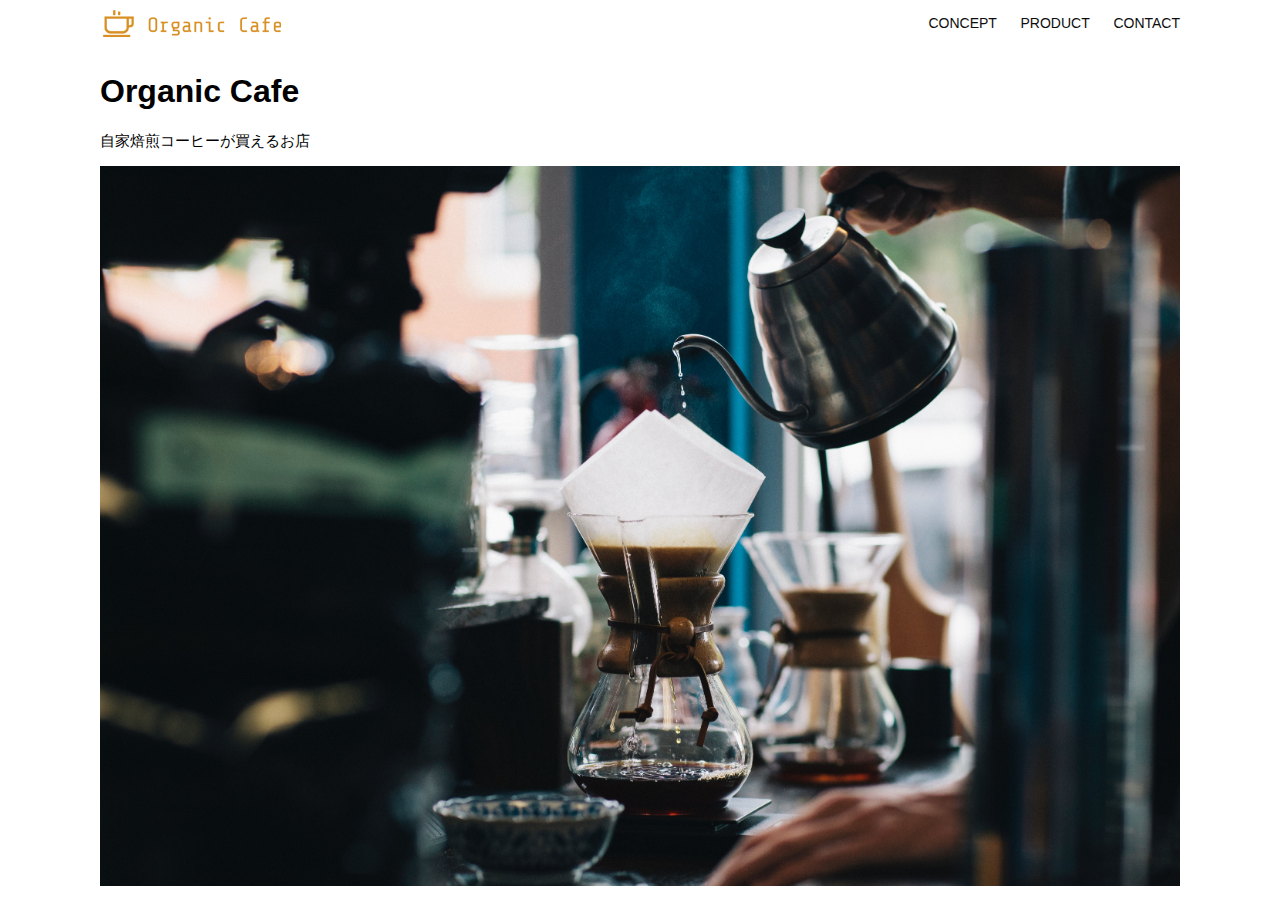
<file: kadai_013/index.html>
<!DOCTYPE html>
<html>
  <head>
    <title>Organic Cafe</title>
    <meta charset="UTF-8" />
    <meta
      name="description"
      content="自家焙煎のコーヒーがお家で楽しめるOrganic Cafe"
    />
    <meta name="viewport" content="width=device-width, initial-scale=1.0" />
    <link rel="stylesheet" href="style.css" />
  </head>
  <body>
    <!-- ヘッダー -->
    <header>
      <!-- ロゴ -->
      <a href="index.html" id="logo"
        ><img src="images/logo.png" alt="トップページに戻る"
      /></a>

      <!-- PC用ナビゲーション -->
      <nav id="nav-pc">
        <a href="index.html#concept">CONCEPT</a>
        <a href="index.html#product">PRODUCT</a>
        <a href="index.html#contact">CONTACT</a>
      </nav>

      <!-- スマホ用メニューボタン -->
      <img id="menu-sp" src="images/button-menu.png" alt="ナビゲーションを開く" onclick="document.getElementById('nav-sp').style.display = 'block'">

      <!-- スマホ用ナビゲーション -->
      <nav id="nav-sp">
      <img id="close" src="images/button-close.png" alt="ナビゲーションを閉じる" onclick="document.getElementById('nav-sp').style.display = 'none'">
      <a id="logo-sp" href="index.html" onclick="document.getElementById('nav-sp').style.display = 'none'"><img src="images/logo-sp.png" alt="トップページに戻る"></a>
      <a class="menu" href="index.html#concept" onclick="document.getElementById('nav-sp').style.display = 'none'">CONCEPT</a>
      <a class="menu" href="index.html#product" onclick="document.getElementById('nav-sp').style.display = 'none'">PRODUCT</a>
      <a class="menu" href="index.html#contact" onclick="document.getElementById('nav-sp').style.display = 'none'">CONTACT</a>
      </nav>


    </header>
    <main>
      <article>
        <!-- メインビジュアル -->
        <section id="main-visual">
          <div id="main-message">
            <h1>Organic Cafe</h1>
            <p>自家焙煎コーヒーが買えるお店</p>
          </div>
          <img
            src="images/main-image.jpg"
            alt="コーヒーをハンドドリップで淹れる画像"
          />
        </section>
      </article>
    </main>
  </body>
</html>
</file>
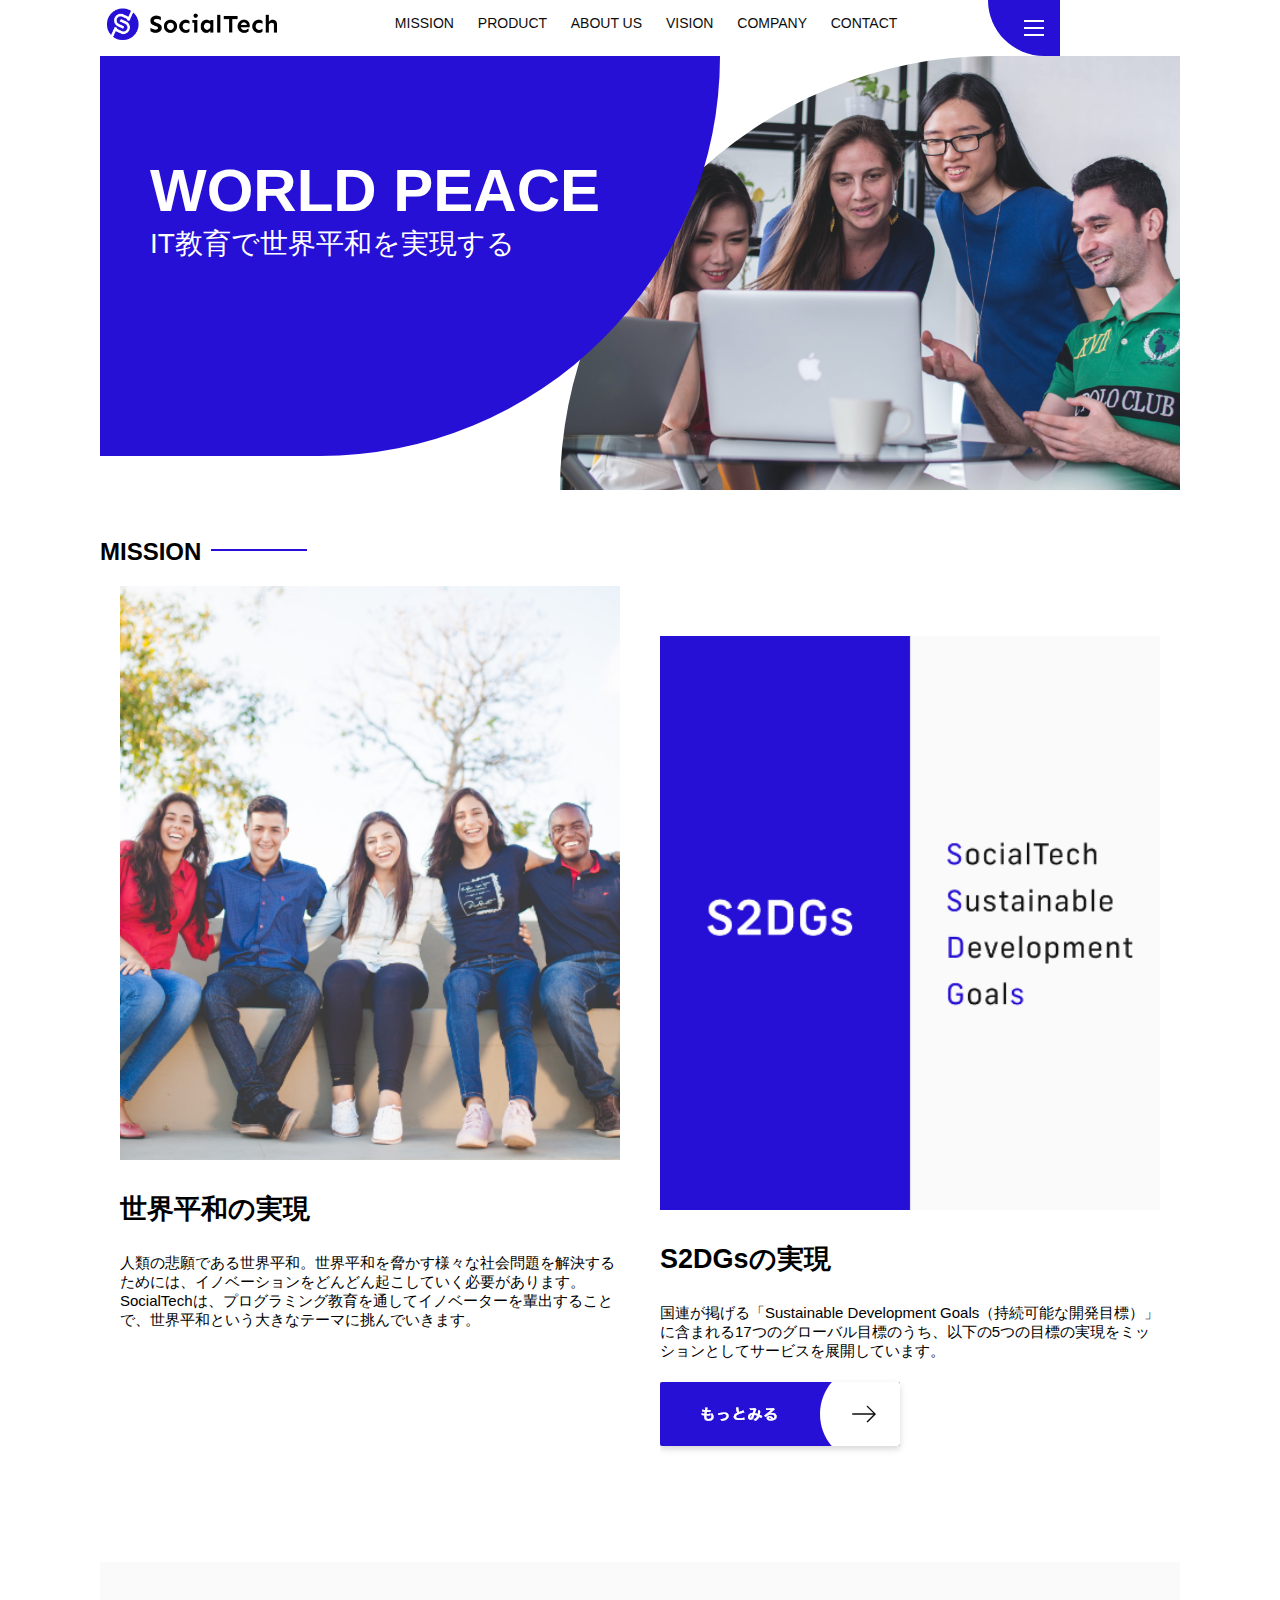
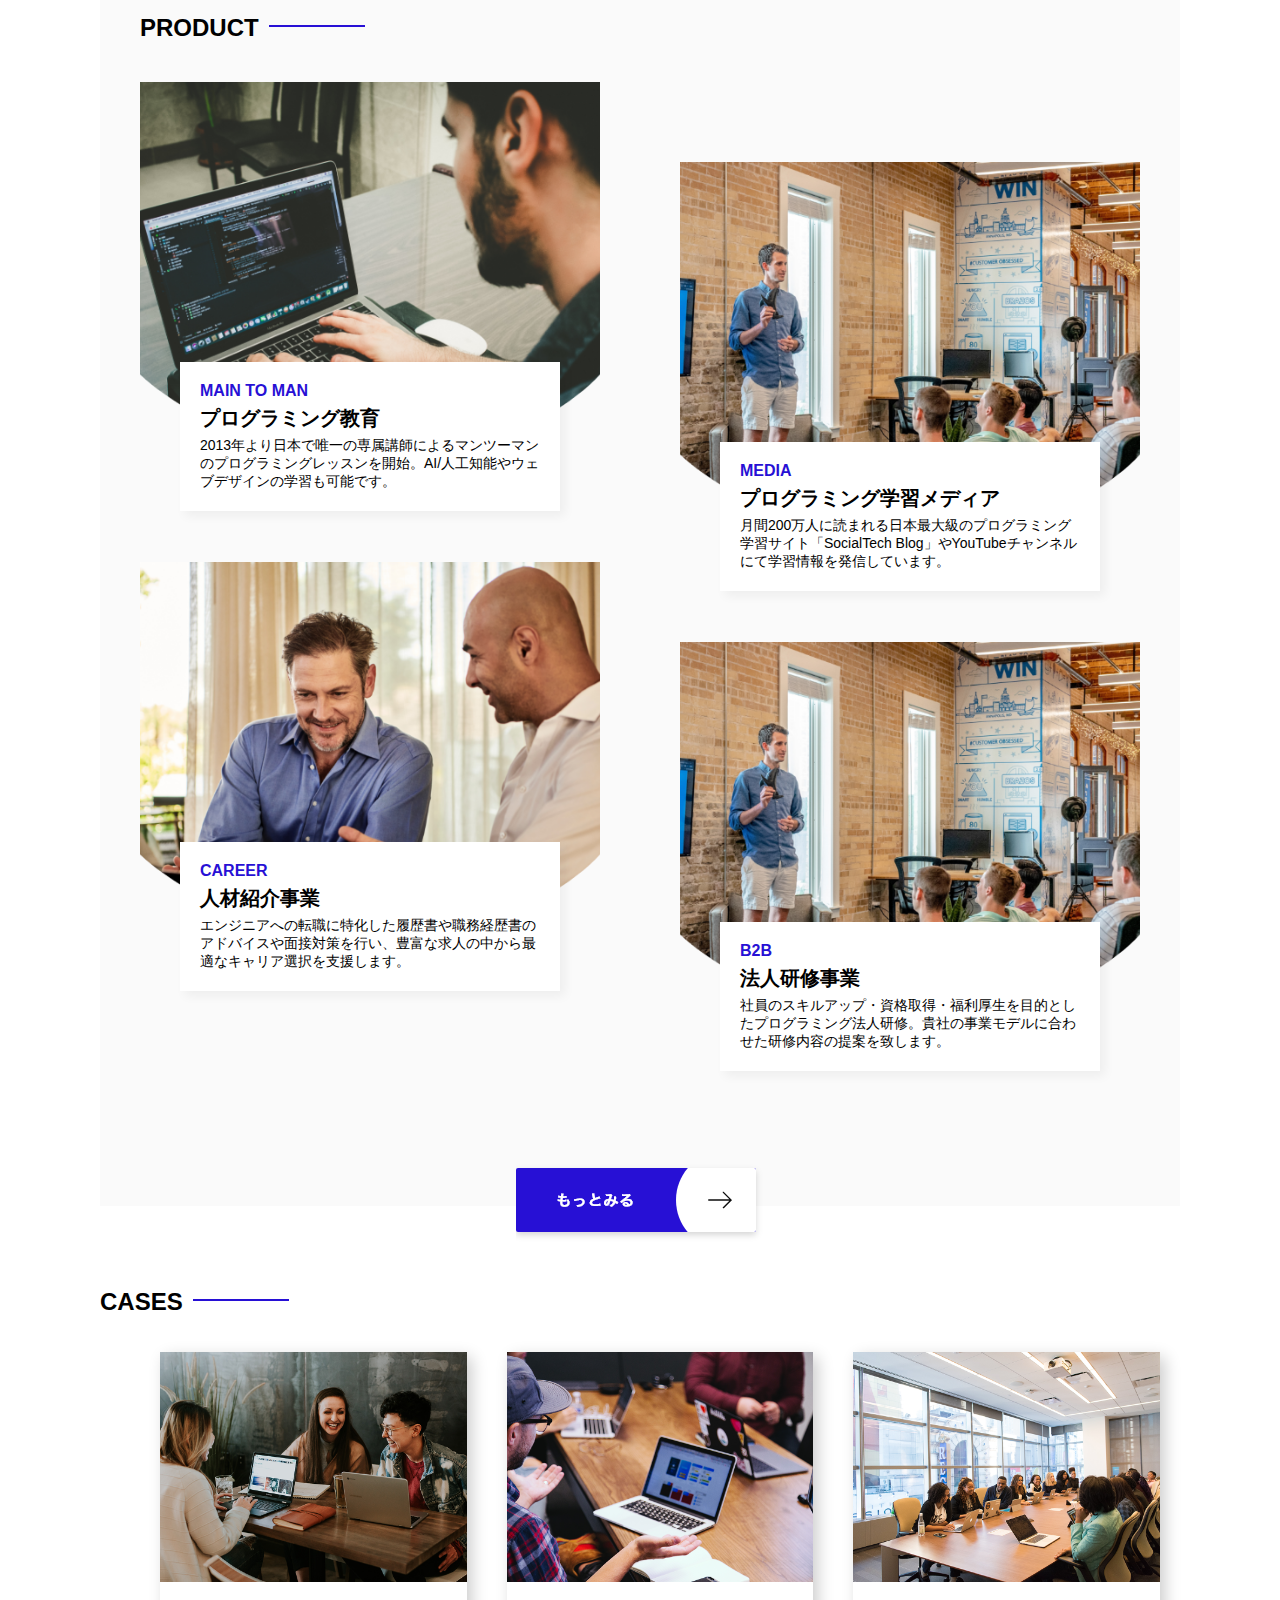
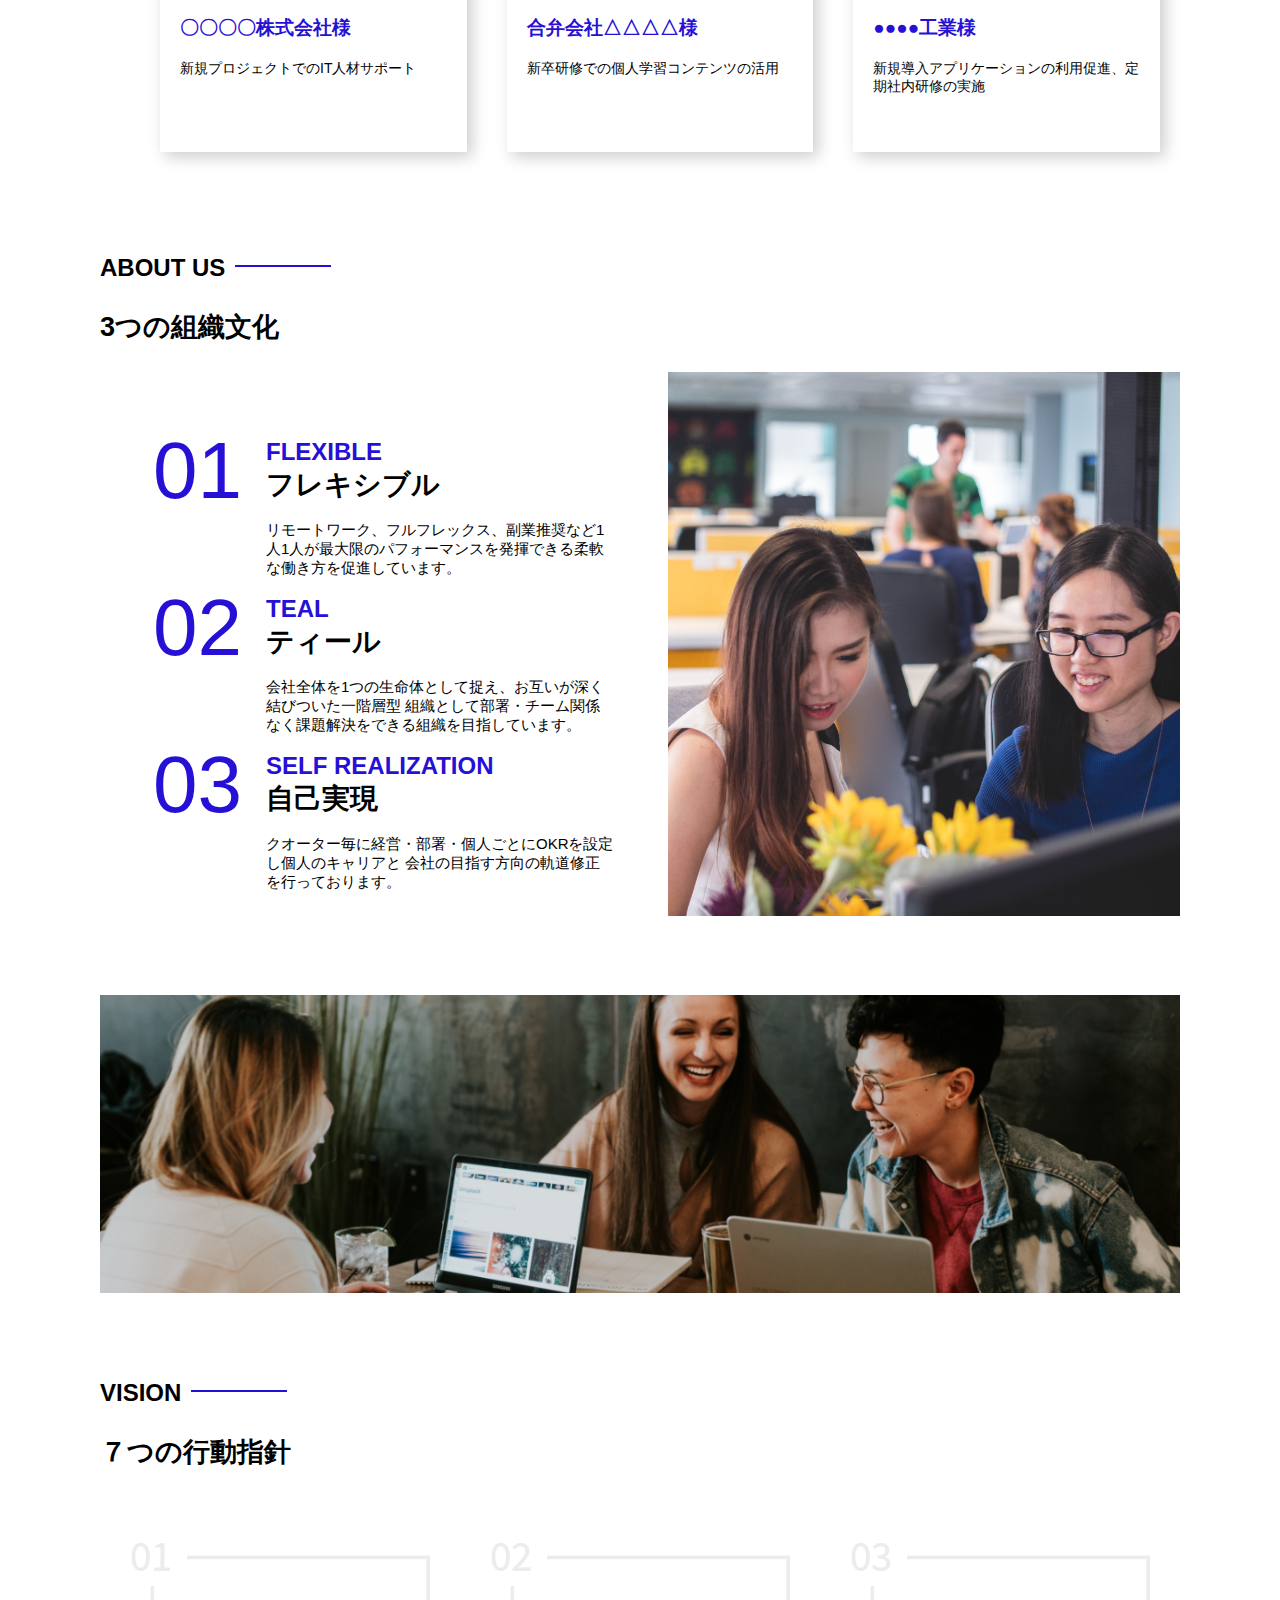
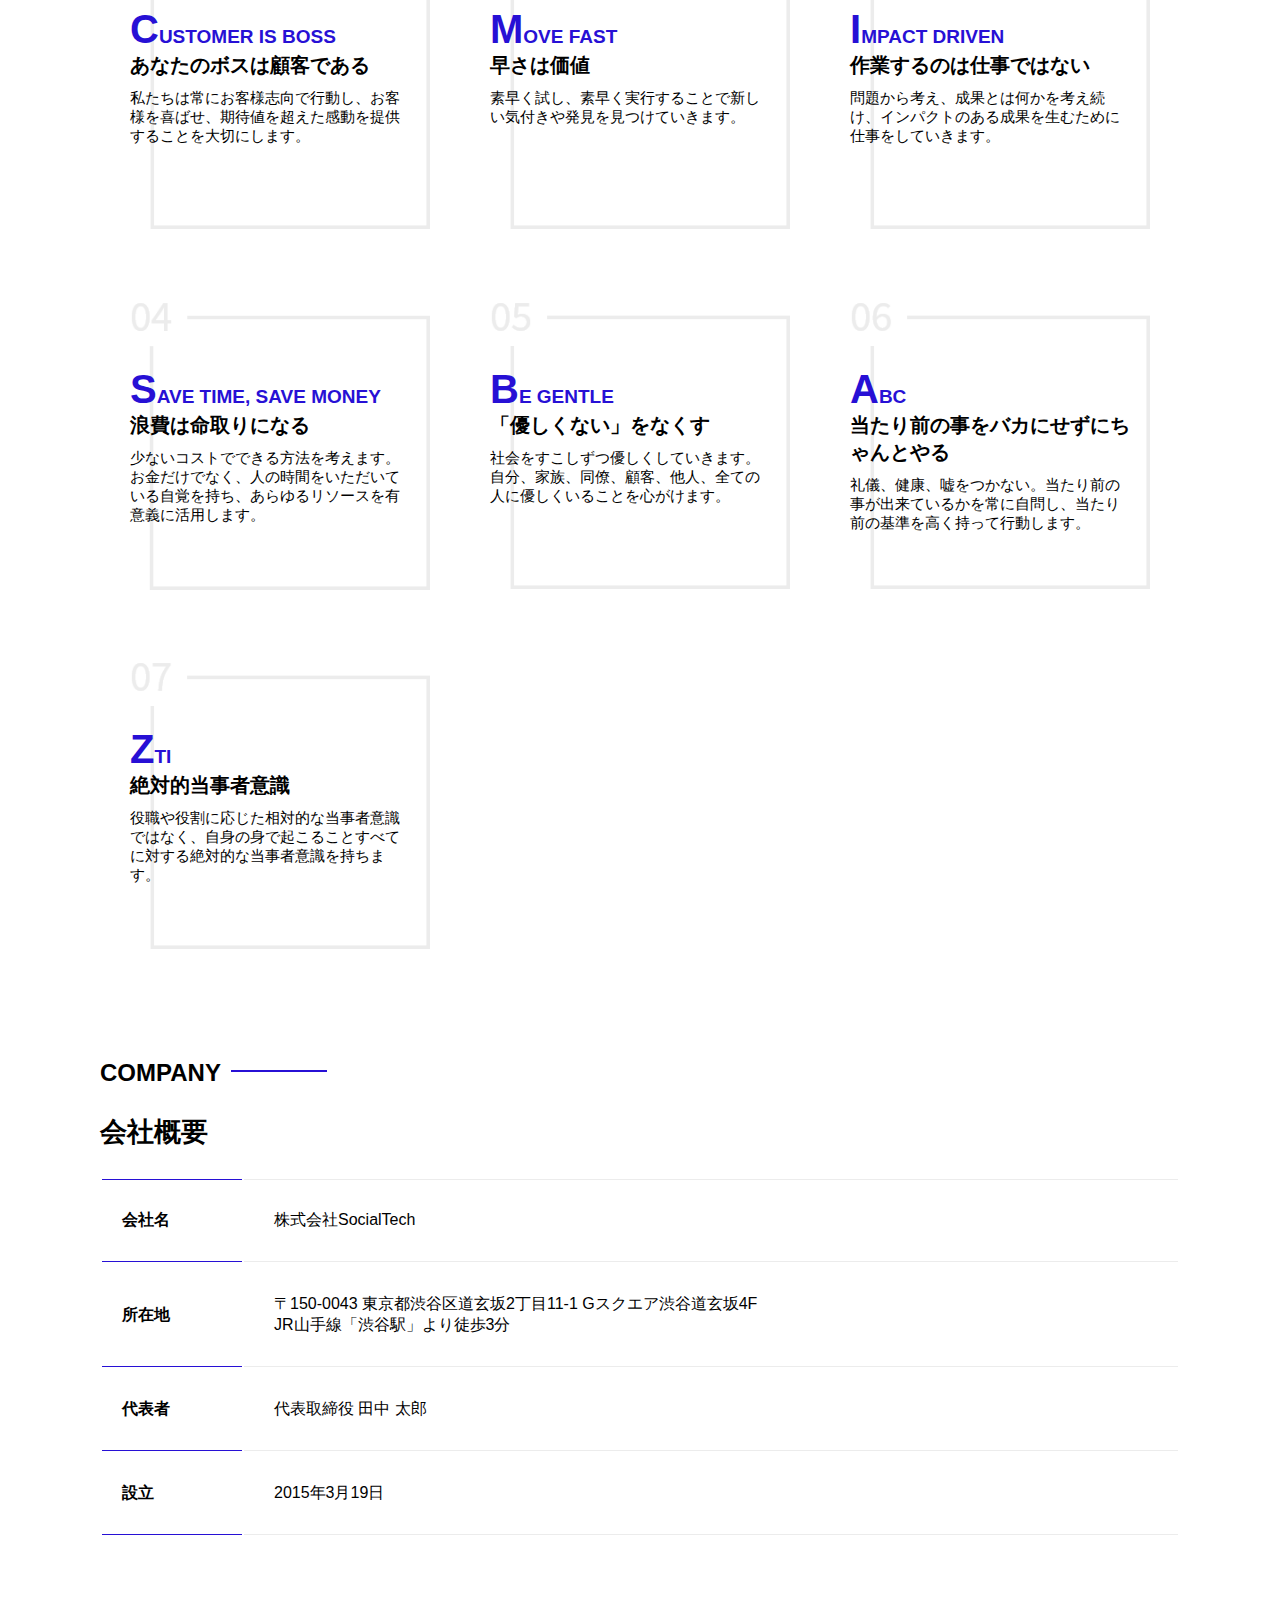
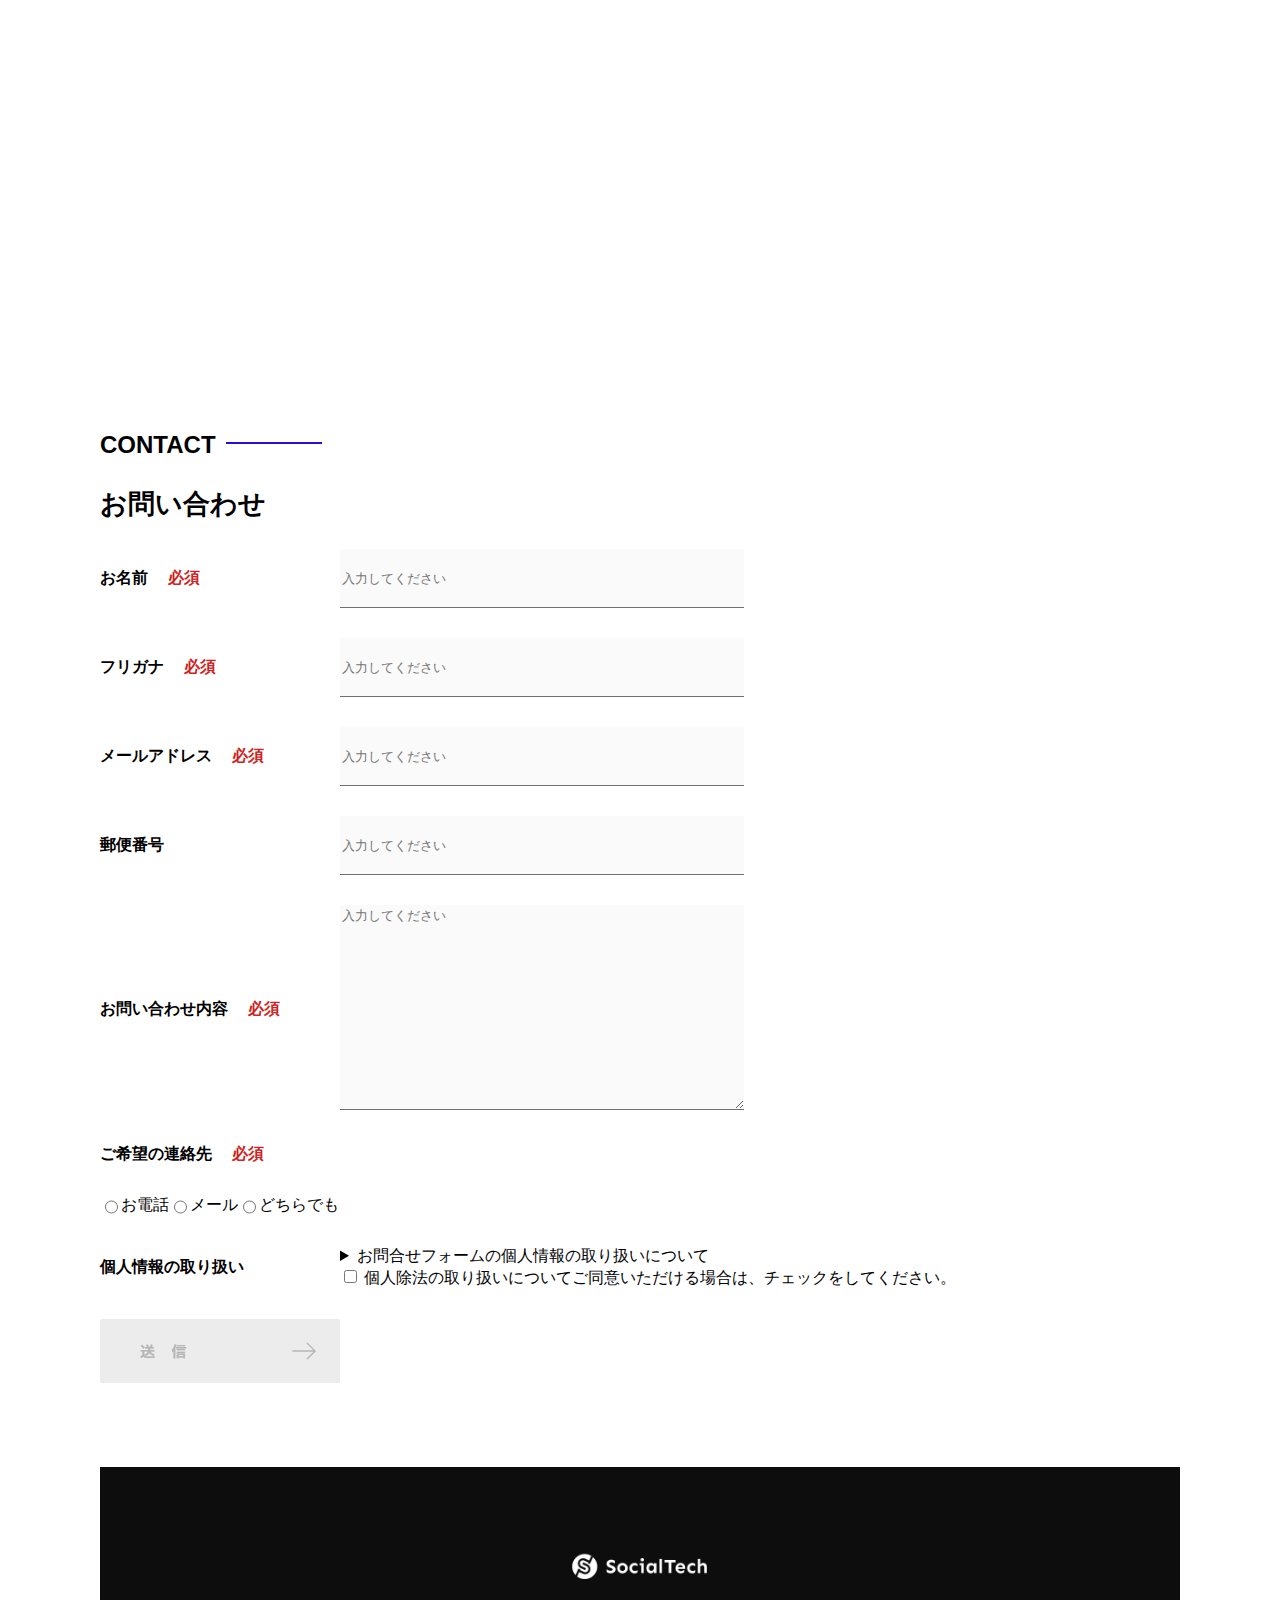
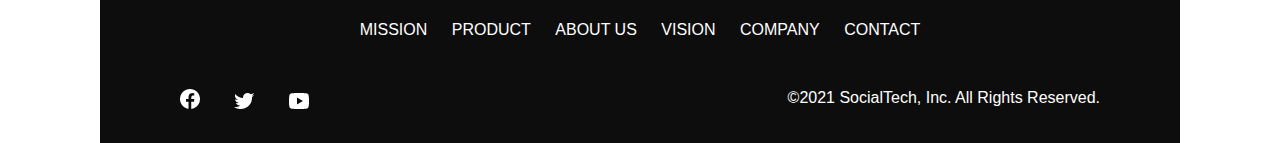
<file: socialtech-kadai_012/index.html>
<!DOCTYPE html>
<html>
  <head>
    <title>SocialTech</title>
    <meta charset="utf-8">
    <meta name="description" content="SocialTechはEdTech業界のリーディングカンパニーを目指します。">
    <meta name="viewport" content="width=device-width" initial-scale="1.0">
    <link rel="stylesheet" href="style.css">
  </head>
<body>
  <!--- ヘッダー -->
  <header>
  <!-- ロゴ -->
  <a href="index.html" id="logo"><img src="images/logo.png" alt="トップページに戻る"></a>

  <!-- PC用ナビゲーション -->
  <nav id="nav-pc">
    <a href="mission.html">MISSION</a>
    <a href="product.html">PRODUCT</a>
    <a href="index.html#aboutus">ABOUT US</a>
    <a href="index.html#vision">VISION</a>
    <a href="index.html#company">COMPANY</a>
    <a href="index.html#contact">CONTACT</a>
  </nav>
  <!-- スマホ用メニューボタン -->
  <img id="menu-sp" src="images/button-menu.png" alt="ナビゲーションを開く" onclick="document.getElementById('nav-sp').style.display = 'block'">

  <!-- スマホ用ナビゲーション -->
  <nav id="nav-sp">
    <img id="close" src="images/button-close.png" alt="ナビゲーションを閉じる" onclick="document.getElementById('nav-sp').style.display = 'none'">
    
  </nav>
    </header>
    <main>
      <article>
        <!-- メインビジュアル -->
        <section id="main-visual">
          <div id="main-message">
            <h1>WORLD PEACE</h1>
            <p>IT教育で世界平和を実現する</p>
          </div>
          <img src="images/index/index-main.png" alt="PCの周りに集まる多国籍の仲間たち">
        </section>
        <!--ミッション-->
        <section id="mission">
          <h2 class="index-h2">MISSION</h2>
          <div id="mission-flex">
          <div>
            <img id="mission-photo" src="images/index/index-mission.png" alt="屋外のベンチで写真を撮影する多国籍の仲間たち">
            <h3>世界平和の実現</h3>
            <p>
              人類の悲願である世界平和。世界平和を脅かす様々な社会問題を解決するためには、イノベーションをどんどん起こしていく必要があります。SocialTechは、プログラミング教育を通してイノベーターを輩出することで、世界平和という大きなテーマに挑んでいきます。
             </p>
          </div>
          <div>
            <img id="s2dgs" src="images/index/s2dgs.png" alt="S2DGs">
            <h3>S2DGsの実現</h3>
            <p>国連が掲げる「Sustainable Development Goals（持続可能な開発目標）」に含まれる17つのグローバル目標のうち、以下の5つの目標の実現をミッションとしてサービスを展開しています。</p>
            <a href="mission.html">
              <img src="images/button-more.png" alt="もっとみる">
            </a>
          <div>
        </div>
        </section>
        <section id="product">
          <h2 class="index-h2">PRODUCT</h2>
          <div>
            <div id="product-left">
              <div>
                <img class="product-photo" src="images/index/index-mantoman.png" alt="PCでコードを書く男性">
                <div class="product-explain">
                <span>MAIN TO MAN</span>
                <h3>プログラミング教育</h3>
                <p>2013年より日本で唯一の専属講師によるマンツーマンのプログラミングレッスンを開始。AI/人工知能やウェブデザインの学習も可能です。</p>
              </div>
              </div>
            <div>
              <img class="product-photo" src="images/index/index-career.png" alt="笑顔で話し合う2人の男性">
              <div class="product-explain">
                <span>CAREER</span>
                <h3>人材紹介事業</h3>
                <p>エンジニアへの転職に特化した履歴書や職務経歴書のアドバイスや面接対策を行い、豊富な求人の中から最適なキャリア選択を支援します。</p>
              </div>
            </div>
            </div>
          <div id="product-right">
            <div>
              <img class="product-photo" src="images/index/index-b2b.png" alt="講演中の男性とそれを聴く人々">
              <div class="product-explain">
                <span>MEDIA</span>
                <h3>プログラミング学習メディア</h3>
                <p>月間200万人に読まれる日本最大級のプログラミング学習サイト「SocialTech Blog」やYouTubeチャンネルにて学習情報を発信しています。</p>
              </div>
            </div>
         <div>
          <img class="product-photo" src="images/index/index-b2b.png" alt="講演中の男性とそれを聴く人々">
          <div class="product-explain">
          <span>B2B</span>
          <h3>法人研修事業</h3>
          <p>社員のスキルアップ・資格取得・福利厚生を目的としたプログラミング法人研修。貴社の事業モデルに合わせた研修内容の提案を致します。</p>
          </div>
         </div>
          </div>
          </div>
          <div>
            <a id="product-more" href="product.html">
              <img src="images/button-more.png" alt="もっと見る">
            </a>
          </div>
        </section>

        <!-- cases -->
        <section id="cases">
          <h2 class="index-h2">CASES</h2>
          
        <!-- ulの中身部分 -->
        <section id="cases">
        <ul class="flexbox">
          <li class="case-card">
            <img class="case-img" src="images/index/case-1.png" alt="仲良く語り合う3人">
              <div class="case-info">
                <h3 class="case-name">〇〇〇〇株式会社様</h3>
                <p class="case-content">新規プロジェクトでのIT人材サポート</p>
              </div>
          </li>
          <li class="case-card">
            <img class="case-img" src="images/index/case-2.png" alt="PCでコンテンツを見る">
              <div class="case-info">
                <h3 class="case-name">合弁会社△△△△様</h3>
                <p class="case-content">新卒研修での個人学習コンテンツの活用</p>
              </div>
          </li>
          <li class="case-card">
            <img class="case-img" src="images/index/case-3.png" alt="社内研修中の会議室">
              <div class="case-info">
                <h3 class="case-name">●●●●工業様</h3>
                <p class="case-content">新規導入アプリケーションの利用促進、定期社内研修の実施</p>
              </div> 
          </li>
        </ul>  


        
        </section>


        <!-- ABOUT US-->
        <section id="aboutus">
          <h2 class="index-h2">ABOUT US</h2>
          <h3>3つの組織文化</h3>
          <div>
            <table class="culture-table">
              <tr>
                <td>
                  <span class="culture-num">01</span>
                </td>
                <td>
                  <span class="culture-en">FLEXIBLE</span>
                  <span class="culture-jp">フレキシブル</span>
                </td>
              </tr>
              <tr>
                <td>
                  <!--空のセル-->
                </td>
                <td>
                  <p class="culture-description">
                    リモートワーク、フルフレックス、副業推奨など1人1人が最大限のパフォーマンスを発揮できる柔軟な働き方を促進しています。
                  </p>
                </td>
              </tr>
              <tr>
                <td>
                  <span class="culture-num">02</span>
                </td>
                <td>
                  <span class="culture-en">TEAL</span>
                  <span class="culture-jp">ティール</span>
                </td>
              </tr>
              <tr>
                <td>
                  <!--空のセル-->
                </td>
                <td>
                  <p class="culture-description">
                    会社全体を1つの生命体として捉え、お互いが深く結びついた一階層型
                    組織として部署・チーム関係なく課題解決をできる組織を目指しています。
                  </p>
                </td>
              </tr>
              <tr>
                <td>
                  <span class="culture-num">03</span>
                </td>
                <td>
                  <span class="culture-en">SELF REALIZATION</span>
                  <span class="culture-jp">自己実現</span>
                </td>
              </tr>
              <tr>
                <td>
                  <!--空のセル-->
                </td>
                <td>
                  <p class="culture-description">
                    クオーター毎に経営・部署・個人ごとにOKRを設定し個人のキャリアと
                    会社の目指す方向の軌道修正を行っております。
                  </p>
                </td>
              </tr>
            </table>
            <img class="culture-img" src="images/index/index-aboutus1.png" alt="笑顔で話し合う2人の女性">
          </div>
          <img class="culture-img2" src="images/index/index-aboutus2.png" alt=""笑顔で話し合う3人の男女">
        </section>
        <!-- VISION -->
        <section id="vision">
          <h2 class="index-h2">VISION</h2>
          <h3>７つの行動指針</h3>
          <div>
            <div class="vision-box">
              <img src="images/index/vision-01.png" alt="01">
              <span>
                <h4>CUSTOMER IS BOSS</h4>
                <h5>あなたのボスは顧客である</h5>
                <p>私たちは常にお客様志向で行動し、お客様を喜ばせ、期待値を超えた感動を提供することを大切にします。</p>
              </span>
            </div>
            <div class="vision-box">
              <img src="images/index/vision-02.png" alt="02">
              <span>
                <h4>MOVE FAST</h4>
               <h5>早さは価値</h5>
               <p>素早く試し、素早く実行することで新しい気付きや発見を見つけていきます。</p>
              </span>
            </div>
            <div class="vision-box">
              <img src="images/index/vision-03.png" alt="03">
              <span>
                <h4>IMPACT DRIVEN</h4>
                <h5>作業するのは仕事ではない</h5>
                <p>問題から考え、成果とは何かを考え続け、インパクトのある成果を生むために仕事をしていきます。</p>
              </span>
            </div>
            <div class="vision-box">
              <img src="images/index//vision-04.png" alt="04">
              <span>
                <h4>SAVE TIME, SAVE MONEY</h4>
                <h5>浪費は命取りになる</h5>
                <p>少ないコストでできる方法を考えます。お金だけでなく、人の時間をいただいている自覚を持ち、あらゆるリソースを有意義に活用します。</p>
              </span>
            </div>
            <div class="vision-box">
              <img src="images/index/vision-05.png" alt="05">
              <span>
                <h4>BE GENTLE</h4>
                <h5>「優しくない」をなくす</h5>
                <p>社会をすこしずつ優しくしていきます。自分、家族、同僚、顧客、他人、全ての人に優しくいることを心がけます。</p>
              </span>
            </div>
            <div class="vision-box">
              <img src="images/index/vision-06.png" alt="06">
              <span>
                <h4>ABC</h4>
                <h5>当たり前の事をバカにせずにちゃんとやる</h5>
                <p>礼儀、健康、嘘をつかない。当たり前の事が出来ているかを常に自問し、当たり前の基準を高く持って行動します。</p>
              </span>
            </div>
            <div class="vision-box">
              <img src="images/index/vision-07.png" alt="07">
              <span>
                <h4>ZTI</h4>
                <h5>絶対的当事者意識</h5>
                <p>役職や役割に応じた相対的な当事者意識ではなく、自身の身で起こることすべてに対する絶対的な当事者意識を持ちます。</p>
              </span>
            </div>
         </div>
       </section>
      <!-- COMPANY -->
      <section id="company">
        <h2 class="index-h2">COMPANY</h2>
        <h3>会社概要</h3>
        <table id="company-table">
          <tr>
            <th class="tableheader-first">会社名</th>
            <td class="cell-first">株式会社SocialTech</td>
          </tr>
          <tr>
            <th class="tableheader">所在地</th>
            <td class="cell">〒150-0043 東京都渋谷区道玄坂2丁目11-1 Gスクエア渋谷道玄坂4F<br>JR山手線「渋谷駅」より徒歩3分</td>
          </tr>
          <tr>
            <th class="tableheader">代表者</th>
            <td class="cell">代表取締役 田中 太郎</td>
          </tr>
          <tr>
            <th class="tableheader">設立</th>
            <td class="cell">2015年3月19日</td>
          </tr>
        </table>
         <iframe
           src="https://www.google.com/maps/embed?pb=!1m18!1m12!1m3!1d3241.7759544892483!2d139.69399665123464!3d35.65789123876098!2m3!1f0!2f0!3f0!3m2!1i1024!2i768!4f13.1!3m3!1m2!1s0x60188caa0042e8d1%3A0xba130bea826a7aa2!2z44CSMTUwLTAwNDMg5p2x5Lqs6YO95riL6LC35Yy66YGT546E5Z2C77yS5LiB55uu77yR77yR4oiS77yR!5e0!3m2!1sja!2sjp!4v1636872991912!5m2!1sja!2sjp"
           style="border:0;" allowfullscreen="" loading="lazy">
         </iframe>
      </section>
    <!-- CONTACT -->
    <section id="contact">
      <h2 class="index-h2">CONTACT</h2>
      <h3>お問い合わせ</h3>
      <!-- STATIC FORMSのフォームタグ -->
      <form action="https://api.staticforms.xyz/submit" method="post">
      <input type="text" name="honeypot" style="display:none">
      <!-- STATIC FORMSのアクセスキー -->
      <input type="hidden" name="accessKey" value="b889be07-6f15-4ed4-a8ad-6d741bbbdecf">
      <!--メールのタイトル-->
      <input type="hidden" name="subject" value="お問合せフォーム" />
      <!--送信先のメールアドレスをvalueに設定する-->
      <input type="hidden" name="replyTo" value="makiayaka@gmail.com">
      <!--redirectToのURLは公開後のURLへリンクする-->
      <input type="hidden" name="redirectTo" value="">
      <div>
          <div class="contact-heading">
            <label class="contact-label">お名前<span class="contact-span">必須</span></label>
          </div>
          <div>
            <input type="text" name="name" placeholder="入力してください" class="contact-textbox">
          </div>
          </div>
          <div>
          <div class="contact-heading">
        <label class="contact-label">フリガナ<span class="contact-span">必須</span></label>
          </div>
          <div>
        <input type="text" name="hurigana" placeholder="入力してください" class="contact-textbox">
          </div>
          </div>
          <div>
          <div class="contact-heading">
        <label class="contact-label">メールアドレス<span class="contact-span">必須</span></label>
          </div>
          <div>
        <input type="text" name="email" placeholder="入力してください" class="contact-textbox">
          </div>
          </div>
          <div>
          <div class="contact-heading">
        <label class="contact-label">郵便番号</label>
          </div>
          <div>
        <input type="text" name="tel" placeholder="入力してください" class="contact-textbox">
          </div>
          </div>
          <div>
          <div class="contact-heading">
        <label class="contact-label">お問い合わせ内容<span class="contact-span">必須</span></label>
          </div>
          <div>
        <textarea class="contact-textarea" placeholder="入力してください"  name="message"></textarea>
       </div>
       </div>
       <div class="contact-heading">
        <label class="contact-label">ご希望の連絡先<span class="contact-span">必須</span></label>
       </div>
       <div>
        <input class="radiobutton" type="radio" value="tel" name="contact"><label>お電話</label>
        <input class="radiobutton" type="radio" value="mail" name="contact"><label>メール</label>
        <input class="radiobutton" type="radio" value="both" name="contact"><label>どちらでも</label>
       </div>
      </div>
      <div>
        <div class="contact-heading">
          <label class="contact-label">個人情報の取り扱い</label>
        </div>
        <div>
          <details>
            <summary>お問合せフォームの個人情報の取り扱いについて</summary>
            <div>
              <span>1.組織の名称又は氏名</span><br>
              株式会社SocialTech<br><br>
              <span>２．個人情報保護管理者（若しくはその代理人）の氏名又は職名、所属及び連絡先
                鈴木 一郎 コーポレート部</span><br>
              メールアドレス：support@socialtech.net<br>
              TEL：03-xxxx-xxxx<br>
              <span>３．個人情報の利用目的</span><br>
              ・本サービス及び本サービスに関連する情報の提供又はそれらに関する連絡のため<br>
              ・ユーザーの本人確認のため<br>
              ・当社サービスのご案内のため<br>
              ・当社の商品等の広告または宣伝（電子メールによるものを含むものとします。）<br><br>
              <span>４．個人情報の取り扱い業務の委託</span><br>
              個人情報の取扱業務の全部または一部を外部に業務委託する場合があります。<br>
              その際、弊社は、個人情報を適切に保護できる管理体制を敷き実行していることを条件として<br>
              委託先を厳選したうえで、機密保持契約を委託先と締結し、お客様の個人情報を厳密に管理させます。<br><br>
              <span>５．個人情報の開示等の請求</span><br>
              お客様は、弊社に対してご自身の個人情報の開示等（利用目的の通知、開示、内容の訂正・追加・削除、利用の停止または消去、第三者への提供の停止）に関して、当社問合わせ窓口に申し出ることができます。<br>
              その際、弊社はお客様ご本人を確認させていただいたうえで、合理的な期間内に対応いたします。<br><br>
              なお、個人情報に関する弊社問合わせ先は、次の通りです。<br><br>
              株式会社SocialTech　個人情報問合せ窓口<br>
              〒150-0043　東京都渋谷区道玄坂2丁目11-1 Ｇスクエア渋谷道玄坂 4F<br>
              メールアドレス：support@socialtech.net　TEL：03-xxxx-xxxx<br><br>
              <span>６．個人情報を提供されることの任意性について</span><br><br>
              お客様がご自身の個人情報を弊社に提供されるか否かは、お客様のご判断によりますが、もしご提供されない場合には、適切なサービスが提供できない場合がありますので予めご了承ください。
            </div>
          </details>
          <input type="checkbox" name="agree">
          <span>個人除法の取り扱いについてご同意いただける場合は、チェックをしてください。</span>
        </div>
      </div>
       <input type="image" src="images/button-submit.png" alt="送信する">
      </form>
    </section>
    </article>
    <footer>
      <div id="footer-logo">
        <img src="images/logo-sp.png" alt="SocialTech">
      </div>
       <div id="footer-link">
         <a href="mission.html">MISSION</a>
         <a href="product.html">PRODUCT</a>
         <a href="index.html#aboutus">ABOUT US</a>
         <a href="index.html#vision">VISION</a>
         <a href="index.html#company">COMPANY</a>
         <a href="index.html#contact">CONTACT</a>
       </div>
       <div id="sns-footer">
        <a href="https://www.facebook.com/sejuku2013"><img src="images/button-facebook.png" alt="Facebookのリンク"></a>
        <a href="https://twitter.com/samuraijuku"><img src="images/button-twitter.png" alt="Twitterのリンク"></a>
         <a href="https://www.youtube.com/channel/UCCFOQO5aDK0xXam4cUQXT8g"><img src="images/button-youtube.png" alt="YouTubeのリンク"></a>
         <span id="copyright">&copy;2021 SocialTech, Inc. All Rights Reserved. </span>
       </div>
       </div>
    </footer>
  </main>
</body>
 
 </html>
</file>
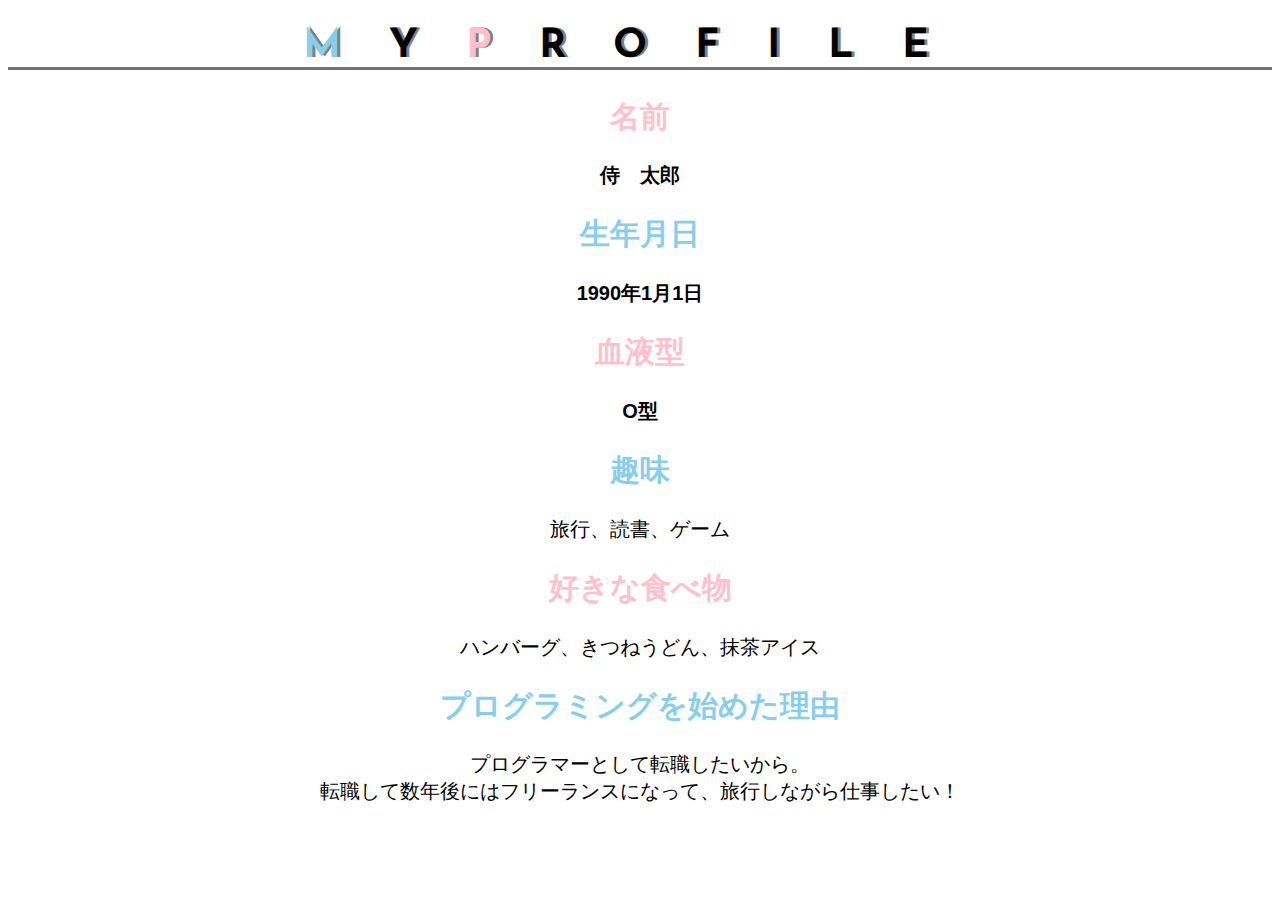
<file: kadai_014/kadai_014.html>
<!DOCTYPE html>
<head>
  <title>14章課題</title>
  <meta name="discription" content="このページは14章の課題です。">
  <meta charset="utf-8">
  <link rel="stylesheet" href="style.css">
</head>
<body>
  <link rel="preconnect" href="https://fonts.googleapis.com">
<link rel="preconnect" href="https://fonts.gstatic.com" crossorigin>
<link href="https://fonts.googleapis.com/css2?family=Josefin+Sans:ital,wght@0,100..700;1,100..700&display=swap" rel="stylesheet">
  <h1><span class="blue">M</span>Y<span class="pink">P</span>ROFILE</h1>
  <div>
  <div id="basic">
    <h2 class="text-pink">名前</h2>
    <p>侍　太郎</p>
    <h2 class="text-skyblue">生年月日</h2>
    <p>1990年1月1日</p>
    <h2 class="text-pink">血液型</h2>
    <p>O型</p>
  </div>
    <h2 class="text-skyblue">趣味</h2>
    <p>旅行、読書、ゲーム</p>
    <h2 class="text-pink">好きな食べ物</h2>
    <p>ハンバーグ、きつねうどん、抹茶アイス</p>
    <h2 class="text-skyblue">プログラミングを始めた理由</h2>
    <p>プログラマーとして転職したいから。<br>転職して数年後にはフリーランスになって、旅行しながら仕事したい！</p>
</div>
</body>
</html>
</file>
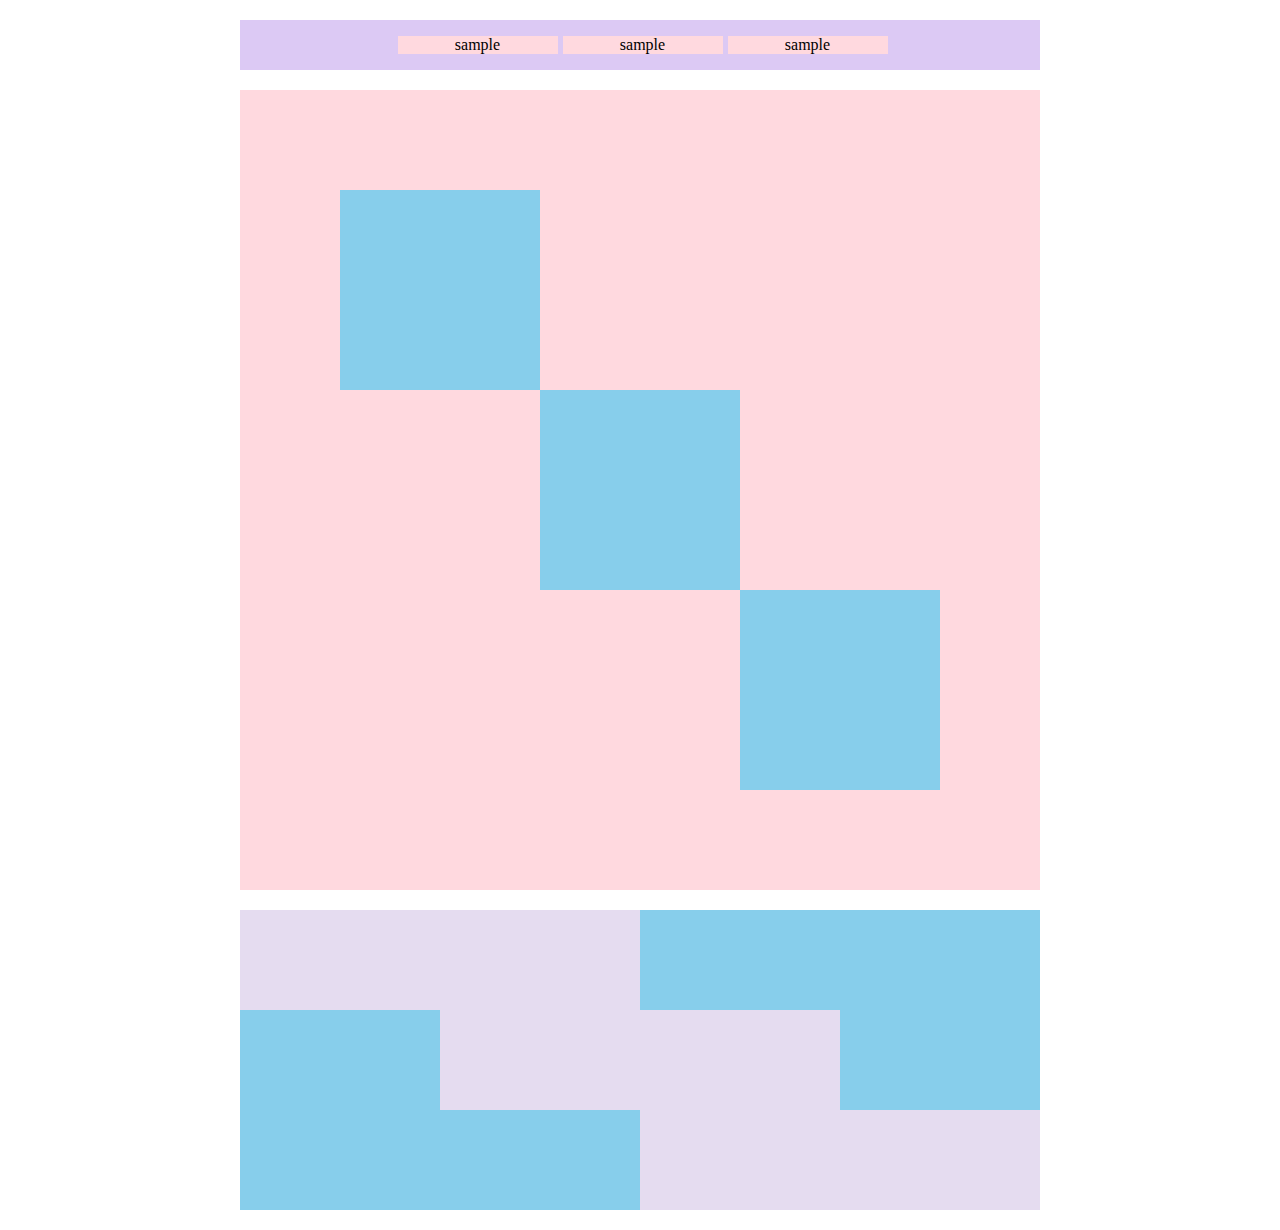
<file: kadai_018/kadai_018.html>
<!DOCTYPE html>
<head>
  <title>18章課題</title>
  <meta name="description" content="このページは18章の課題です。">
  <meta charset="utf-8">
  <link rel="stylesheet" href="style.css">
</head>
<body>
  <div id="top">
    <p class="top-child">sample</p>
    <p class="top-child">sample</p>
    <p class="top-child">sample</p>
  </div>

  <div id="middle">
  <div id="middle-child01"></div>
  <div id="middle-child02"></div>
  <div id="middle-child03"></div>
  </div>
  
  <div id="bottom">
    <div id="bottom-child01"></div>
    <div id="bottom-child02"></div>
    <div id="bottom-child03"></div>
  </div>
</body>
</html>
</file>
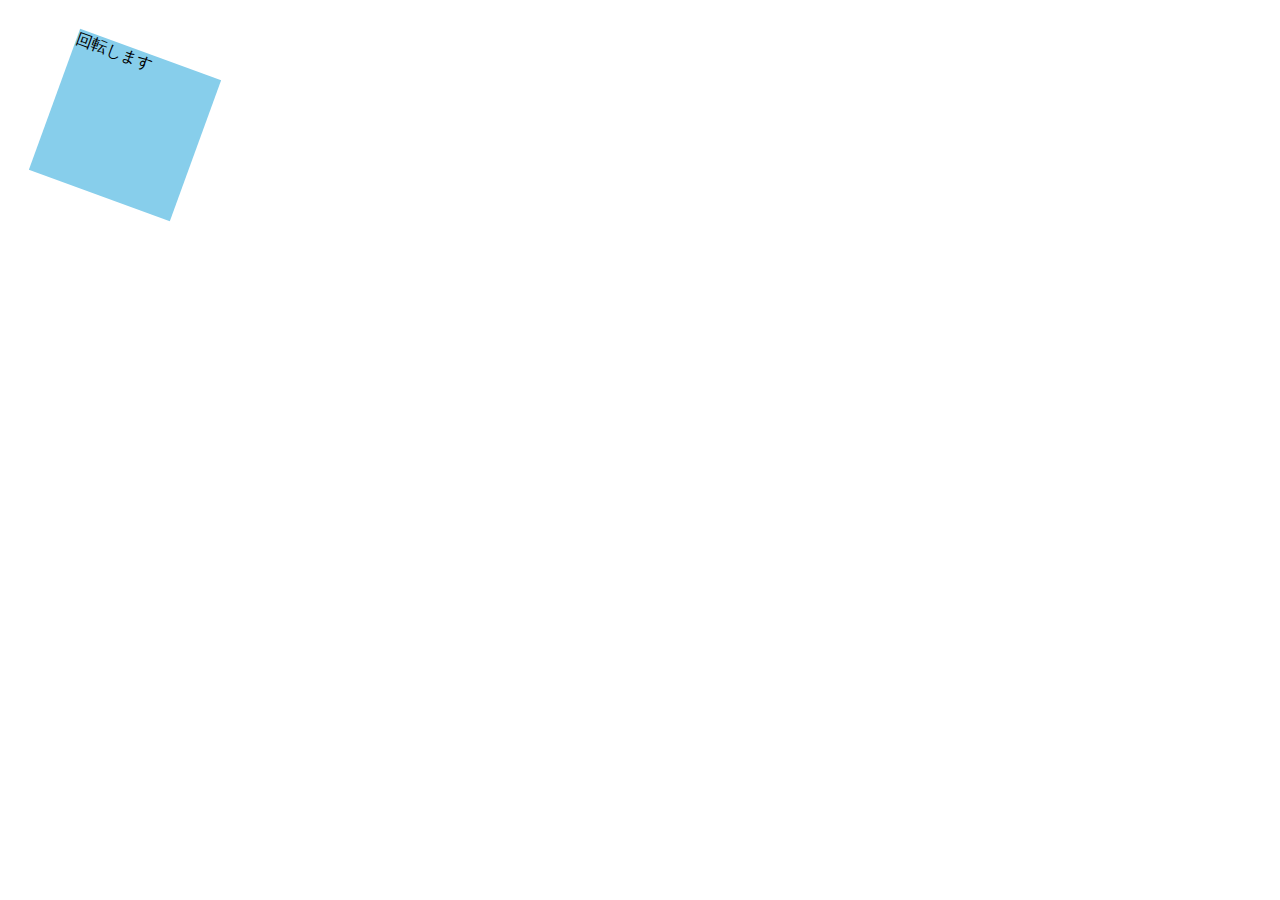
<file: kadai_mdn_css/mdn.html>
<!DOCTYPE html>
<html>

<head>
    <style>
        div {
            position: absolute;
            left: 50px;
            top: 50px;
            width: 150px;
            height: 150px;
            background-color: skyblue;
        }
    </style>
</head>

<body>
    <div
    style="rotate: 20deg;
        transform-origin: left right;"
    src="logo.png"
    alt="MDN ロゴ" />
        回転します

</body>

</html>
</file>
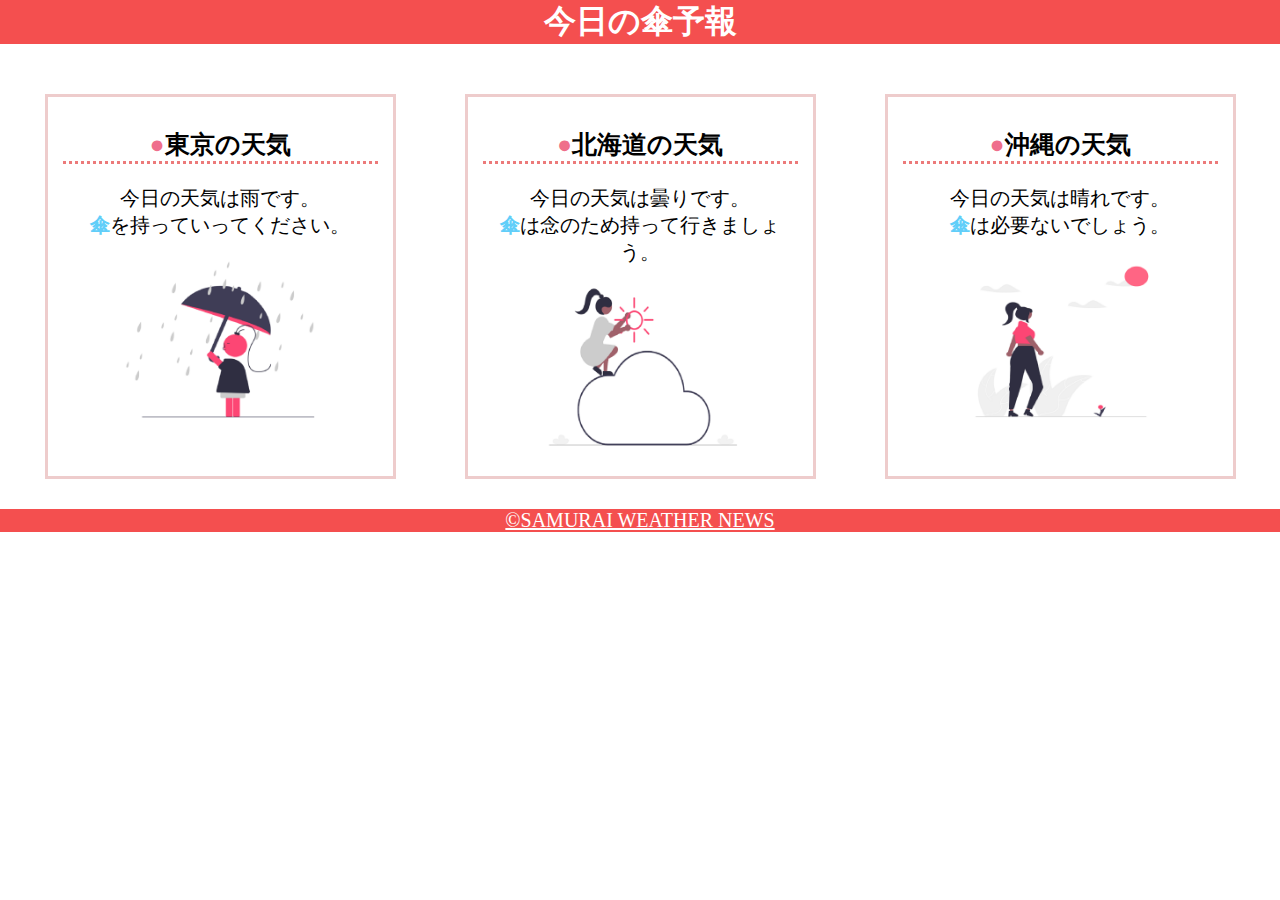
<file: kadhi_022/kadai_022.html>
<!DOCTYPE html>

<head>
  <title>22章課題</title>
  <meta name="discriotion" content="このページは22章の課題です。">
  <meta charset="utf-8">
  <meta name="viewport" content="width=device-width, initial-scale=1.0">
  <link href="style.css" rel="stylesheet">
</head>

<body>
  <!-- ヘッダー -->
  <header><h1>今日の傘予報</h1></header>
  
  <!-- サイトの中身部分 -->
  <main>
    <div id="parent">
      <div class="contents">
        <!-- 東京の天気の部分 -->
        <h2>東京の天気</h2>
        <p>今日の天気は雨です。</p>
        <p>傘を持っていってください。</p>
        <img src="images/rainy.png" alt="傘をさす人">
      </div>
      <div class="contents">
        <!-- 北海道の天気の部分 -->
        <h2>北海道の天気</h2>
        <p>今日の天気は曇りです。</p>
        <p>傘は念のため持って行きましょう。</p>
        <img src="images/cloudy.png" alt="雲に乗る人">
      </div>
      <div class="contents">
        <!-- 沖縄の天気の部分 -->
        <h2>沖縄の天気</h2>
        <p>今日の天気は晴れです。</p>
        <p>傘は必要ないでしょう。</p>
        <img src="images/sunny.png" alt="太陽を見ている人">
      </div>
  </div>
  </main>

  <!-- フッター -->
  <footer><a href="https://www.sejuku.net/corp/" rel="©SAMURAI WEATHER NEWS">&copy;SAMURAI WEATHER NEWS</a></footer>
</body>
</file>
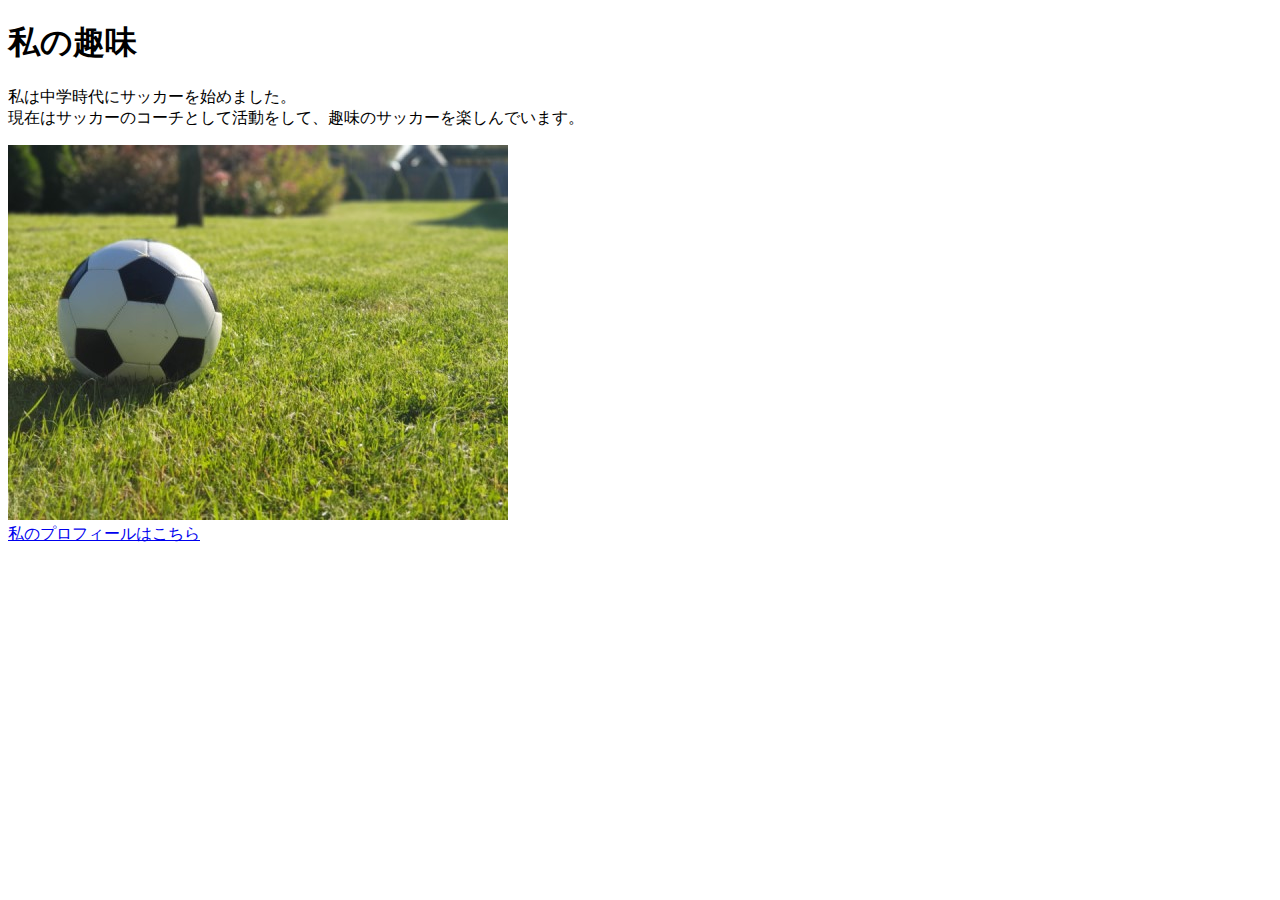
<file: kadai_005/html/kadai_005.html>
<!DOCTYPE html>
<html>
  <head>
    <title> 5章課題</title>
  <meta name="description" content="このページは5章の課題です。">
  <meta charset="utf-8">
  </head>
  <body>
    <header> 
    <h1>私の趣味</h1>
    </header> 
    <p>私は中学時代にサッカーを始めました。
      <br>現在はサッカーのコーチとして活動をして、趣味のサッカーを楽しんでいます。</p>
      <img src="../images/sample.jpg"><br><a href="https://twitter.com/samuraijuku">  私のプロフィールはこちら</a>
  </body>
</html>
</file>
<file: kadai_013/style.css>
/* PC、スマホ共通スタイル */
body {
  font-family: "Source Sans Pro", "Hiragino Kaku Gothic ProN", Meiryo, Arial,
    sans-serif;
}

p {
  font-size: 15px;
}

#main-visual>img {
  width: 100%;
}

/*================
PC用のスタイル 
=================*/
@media screen and (min-width: 768px) {
  /* 横幅設定 */
  body {
    max-width: 1080px;
    min-width: 960px;
    margin: 0 auto 0 auto;
  }

  /* ヘッダー */
  header {
    display: flex;
    justify-content: space-between;
  }

  /* ナビゲーションのレイアウト */
  #nav-pc {
    text-align: right;
    font-size: 14px;
    padding-top: 15px;
  }

  /* ナビゲーションのリンクの装飾設定 */
  #nav-pc>a {
    text-decoration: none;
    margin-left: 20px;
  }

  #nav-pc>a:link {
    color: #0d0d0d;
  }

  #nav-pc>a:visited {
    color: #0d0d0d;
  }

  #nav-pc>a:hover {
    color: #0d0d0d;
    text-decoration: underline;
  }

  #nav-pc>a:active {
    color: #0d0d0d;
  }

  #menu-sp {
    display: none;
  }

  #nav-sp {
    display: none;
  }
}

/*================
スマホ用のスタイル 
=================*/
@media screen and (max-width: 767px) {
  /* 横幅設定 */
  body {
    min-width: 375px;
    margin: 0 0 0 0;
  }

  /* PC用ナビゲーション非表示 */
  #nav-pc {
    display: none;
  }

   /* ハンバーガーメニュー */
  #menu-sp {
    float: right;
    padding: 0 0 0 0;
  }

  /* スマホ用ナビゲーションの表示切替 */
  /* 初期状態、レイアウトと非表示設定 */
  #nav-sp {
    background-color: #ce933e;
    position: absolute;
    left: 0;
    top: 0;
    height: 100%;
    width: 100%;
    display: none;
    z-index: 100;
  }

  /* ×ボタン */
  #close {
    position: absolute;
    top: 20px;
    right: 20px;
  }

  /* ナビゲーションメニュー用ロゴ */
  #logo-sp {
    margin: 80px 0px 30px 20px;
  }

  /* ナビゲーションのリンクの装飾設定 */
  #nav-sp > a {
    display: block;
  }

  #nav-sp > a:link {
    color: 	#ffffff;
  }

  #nav-sp > a:visited {
    color: #ffffff;
  }

  #nav-sp > a:hover {
    color: #ffffff;
    text-decoration: underline;
  }

  #nav-sp > a:active {
    color: #ffffff;
  }

  #nav-sp > .menu {
    text-decoration: none;
    display: block;
    margin: 0 20px 0 20px;
    height: 44px;
    font-size: 16px;
    background-image: url("images/arrow.png");
    background-repeat: no-repeat;
    background-position: right top;
  }
}
</file>
<file: socialtech-kadai_012/style.css>
body {
  font-family: "Source Sans Pro", "Hiragino Kaku Gothic ProN", Meiryo, Arial, sans-serif;  
}

P {
  font-size: 15px;
}

body {
  max-width: 1080px;
  min-width: 960px;
  margin: 0 auto 0 auto;
}

header {
  display: flex;
  justify-content: space-between;
}

#nav-pc {
  font-size: 14px;
  padding-top: 15px;
}

#nav-pc > a {
  text-decoration: none;
  margin-left: 20px;
}

#nav-pc > a:link {
  color: #0d0d0d;
}

#nav-pc > a:visited {
  color: #0d0d0d;
}

#nav-pc > a:hover {
  color: #0d0d0d;
  text-decoration: underline;
}

#nav-pc > a:active {
  color: #0d0d0d;
}

#main-visual {
  position: relative;
  height: 400PX;
}

#main-message {
  position: absolute;
  top: 0;
  left: 0;
  background-color: #2710d5;
  color: #ffffff;
  border-radius: 0 0 476px 0;
  max-width: 620px;
  height: 100%;
  width: 100%;
  z-index: 11;
}

#main-message > h1 {
  font-size: 60px;
  font-weight: bold;
  margin: 100px 0 0 50px;
}

#main-message > p {
  font-size: 28px;
  margin: 0 0 0 50px;
}

#main-visual > img {
  max-width: 620px;
  border-radius: 476px 0 0 0;
  position: absolute;
  top: 0;
  right: 0;
  z-index: 10;
}

h2 {
  margin: 40px 0 0 0;
}

h2::after {
  content: url(images/line.png);
  margin-left: 10px;
}

h3 {
  font-size: 27px;
}

#mission {
  margin: 80px auto 80px auto;
  width: 100%;
}

#mission-flex {
  width: 100%;
  display: flex;
}

#mission-flex > div {
  Width: 50%;
  margin: 20px; 
}

#mission-photo {
  width: 100%;
}

#s2dgs {
  margin-top: 50px;
  width: 100%;
}

#product {
  background-color: #fafafa;
  margin: 80px 0 80px 0;
  padding: 10px 40px 0 40px;
}

#product > div {
  margin-top: 40px;
  display: flex;
}

#product-left {
  width: 50%;
  margin-right: 20px;
}

#product-right {
   width: 50%;
   margin-left: 20px;
   margin-top: 80px;
}

#product-left > div {
  position: relative;
  height: 480px;
  margin-right: 20px;
}

#product-right > div {
  position: relative;
  height: 480px;
  margin-left: 20px;
}

.product-photo {
  width: 100%;
}

.product-explain {
  background-color: #ffffff;
  position: absolute;
  left: 0;
  top: 280px;
  margin: 0 40px 0 40px;
  padding: 20px;
  box-shadow: 5px 5px 10px rgba(0, 0, 0, 0.05);
}

.product-explain > span {
  color: #2710d5;
  font-weight: bold;
  font-size: 16px;
  margin: 0;
}

.product-explain > h3 {
  font-size: 20px;
  margin: 5px 0 5px 0;
}

.product-explain > p {
  font-size: 14px;
  margin: 0;
}

#product-more {
  margin: 0 auto -42px auto;
}

#aboutus {
  margin: 80px auto 80px auto;
}

#aboutus > div {
  display: flex;
}

.culture-img {
  width: 100%;
  align-self: flex-start;
}

.culture-img2 {
  margin-top: 50px;
  width: 100%;
}

.culture-table {
  margin: 50px;
}

.culture-num {
  font-size: 80px;
  color: #2710d5;
  margin: 0 20px 0 0;
}

.culture-en {
  color: #2710d5;
  font-weight: bold;
  font-size: 24px;
  display: block;
}

.culture-jp {
  font-size: 28px;
  font-weight: bold;
}

.culture-description {
  margin: 0;
}

#vision {
  margin: 80px auto 80px auto;
}

#vision > div {
  width: 100%;
  display: flex;
  justify-content: space-between;
  flex-wrap: wrap;
}

.vision-box {
  width: 300px;
  height: 300px;
  margin: 30px;
  position: relative;
}

.vision-box > img {
  width: 100%;
  height: auto;
  position: absolute;
  top: 0;
  left: 0;
  z-index: 30;
}

.vision-box > span {
  position: absolute;
  top: 0;
  left: 0;
  z-index: 31;
  margin-right: 20px;
}

.vision-box > span > h4 {
  color: #2710d5;
  font-size: 19px;
  margin: 80px 0 0 0;
}

.vision-box > span >h4::first-letter {
  font-size: 40px;
}

.vision-box > span > h5 {
  font-size: 20px;
  margin: 0 0 0 0;
}

.vision-box > span > p {
  margin: 10px 0 0 0;
}

#company {
  margin: 80px auto 80px auto;
}

#company-table {
  width: 100%;
}

.tableheader {
  text-align: left;
  padding: 20px;
  border-bottom-color: #2710d5;
  border-bottom-width: 1px;
  border-bottom-style: solid;
  width: 100px;
}

.tableheader-first {
  text-align: left;
  padding: 20px;
  border-bottom-color: #2710d5;
  border-bottom-width: 1px;
  border-bottom-style: solid;
  border-top-color: #2710d5;
  border-top-width: 1px;
  border-top-style: solid;
  width: 100px;
}

.cell {
  padding: 30px;
  border-bottom-color: #ececec;
  border-bottom-width: 1px;
  border-bottom-style: solid;
}

.cell-first {
  padding: 30px;
  border-bottom-color: #ececec;
  border-bottom-width: 1px;
  border-bottom-style: solid;
  border-top-color: #ececec;
  border-top-width: 1px;
  border-top-style: solid;
}

  #company > iframe {
    width: 100%;
    height: 368px;
    margin-top: 40px;
  }

  #contact {
    margin: 80px auto 80px auto;
  }

  #contact > form > div {
    display: flex;
    flex-direction: row;
    flex-wrap: wrap;
    padding-bottom: 30px;
  }

  .contact-heading {
    width: 240px;
    align-self: center;
  }

  .contact-label {
    font-weight: bold;
  }

  .contact-span {
    color: #ce2222;
    margin: 0 0 0 20px;
    font-weight: bold;
  }

  .contact-textbox {
    border-top: 0;
    border-left: 0;
    border-right: 0;
    border-bottom-width: 1px;
    border-bottom-color: #707070;
    border-bottom-style: solid;
    background-color: #fafafa;
    width: 400px;
    height: 56px;
  }
 
  .contact-textarea {
    border-top: 0;
    border-left: 0;
    border-right: 0;
    border-bottom-width: 1px;
    border-bottom-color: #707070;
    border-bottom-style: solid;
    background-color: #fafafa;
    width: 400px;
    height: 200px;
  }

  details {
    width: 700px;
  }

  details > div {
    background-color: #fafafa;
    padding: 20px;
  }

  details > div > span {
    font-weight: bold;
  }

  /* フッター */
  footer {
    background-color: #0d0d0d;
    text-align: center;
    padding: 80px 80px 30px 80px;
  }

  #footer-logo {
    margin-bottom: 30px;
  }

  #footer-link {
    margin-bottom: 50px;
  }
  #footer-link > a {
    text-decoration: none;
    margin: 10px;
  }
  #footer-link > a:link {
    color: #ffffff;
  }

  #footer-link > a:visited {
    color: #ffffff;
  }
  
  #footer-link > a:hover {
    color: #ffffff;
    text-decoration: underline;
  }

  #footer-link > a:active {
    color: #ffffff;
  }

  #sns-footer {
    text-align: left;
    width: 100%;
  }

  #sns-footer > a {
    margin-right: 30px;
  }

  #copyright {
    color: #ffffff;
    float: right;
  }

  /* CASCESのCSS */
  .cases {
    margin: 40px 0 40px 0;
    width: 100%;
  }

  .index-h2 {

  }


  .flexbox {
    display: flex;
  }

  .case-card {
    list-style-type: none;
    width: 33%;
    margin: 20px;
    background-color: #ffffff;
    min-height: 400px;
    box-shadow: 5px 5px 15px rgba(0, 0, 0, 0.2);
  }

  .case-img {
    width: 100%;
  }

  .case-info {
    padding: 10px 20px 10px 20px;
  }

  .case-name {
    color: #2710d5;
    font-size: 19px;
  }

  .case-content {
    font-size: 14px;
  }
</file>
<file: kadai_014/style.css>
html {
  font-size: 20px;
}

body {
  font-size: 20px;
  font-family: "Arial", "Meiryo", sans-serif;
  text-align: center
}
h1 {
  font-family: "Josefin Sans", sans-serif;
  text-align: center;
  font-size: 2rem;
  letter-spacing: 1.2em;
  border-bottom: 3px solid rgb(115, 115, 114);
  text-shadow: 3px 0 0 #808080;
}

.blue {
  color: skyblue;
}

.pink {
  color: pink;
}

#basic p {
  font-weight: bold;
}
 
.text-pink {
  color: rgb(255, 192, 203);
}
.text-skyblue {
  color: skyblue;
}
</file>
<file: kadai_018/style.css>
#top {
  display: flex;
  justify-content: center;
  align-items: center;
  position: relative;
  margin: 20px auto 20px auto;
  width: 800px;
  background-color: #dcc9f4;   
}

.top-child {
  position: relative;
  display: inline-block;
  margin-left: 5px;
  width: 20%;
  text-align: center;
  background-color: #ffd9df;
}

#middle {
  position: relative;
  width: 800px;
  height: 800px;
  margin-top: 20px;
  margin-bottom: 20px;
  margin-left: auto;
  margin-right: auto;
  background-color: #ffd9df;   
}

#middle-child01 {
  position: absolute;
  top: 100px;
  left: 100px;
  width: 200px;
  height: 200px;
  background-color:#87ceeb;
}

#middle-child02 {
  position: absolute;
  top: 300px;
  left: 300px;
  width: 200px;
  height: 200px;
  background-color:#87ceeb;   
}

#middle-child03 {
  position: absolute;
  top: 500px;
  left: 500px;
  width: 200px;
  height: 200px;
  background-color: #87ceeb;
}

#bottom {
  position: relative;
  width: 800px;
  height: 300px;
  margin-top: 20px;
  margin-bottom: 20px;
  margin-left: auto;
  margin-right: auto;
  background-color: #87ceeb;   
}

#bottom-child01 {
  position: absolute;
  width: 400px;
  height: 100px;
  background-color: #e5dcf0;
}

#bottom-child02 {
  position: absolute;
  top: 100px;
  left: 200px;
  width: 400px;
  height: 100px;
  background-color: #e5dcf0;
}

#bottom-child03 {
  position: absolute;
  top: 200px;
  left: 400px;
  width: 400px;
  height: 100px;
  background-color: #e5dcf0;
}
</file>
<file: kadhi_022/style.css>
body {
  margin: 0;
  text-align: center;
}

main {
  padding: 10px;
}

#parent {
  justify-content: space-around;
}

.contents {
  padding: 10px 15px 10px 15px;
  margin: 20px 0 20px 0;
  border: solid 3px rgb(238, 204, 204);
}

p:nth-child(3)::first-letter {
  font-weight: bold;
  color: rgb(97, 206, 249);
}

img {
  margin: 10px 0 10px 0;
  width: 70%;
}

h1 {
  margin: 0;
  color: rgb(255, 255, 255);
}

h2 {
  font-size: 30px;
  border-bottom: dotted 3px rgb(236, 122, 122);
}

h2::before {
  content: "●";
  color: rgb(239, 111, 139);
}

p {
  margin: 0;
  font-size: 25px;
}

a { 
  font-size: 20px;
}

header {
  background-color: rgb(244, 79, 79);
  margin-bottom: 20px;
  background-color: rgb(244, 79, 79);
}

footer {
  background-color: rgb(244, 79, 79);
}

footer > a:link {
  color: rgb(255, 255, 255);
}

footer > a:visited {
 color: rgb(193, 234, 251);
}

footer > a:hover { 
  color: rgb(245, 178, 168);
}

@media screen and (min-width: 768px) {

  h2 {
    font-size: 25px;
  }

  p {
    font-size: 20px;
  }

  #parent {
    display: flex;
  }

  .contents {
    flex-basis: 25%;
  }

}
</file>
